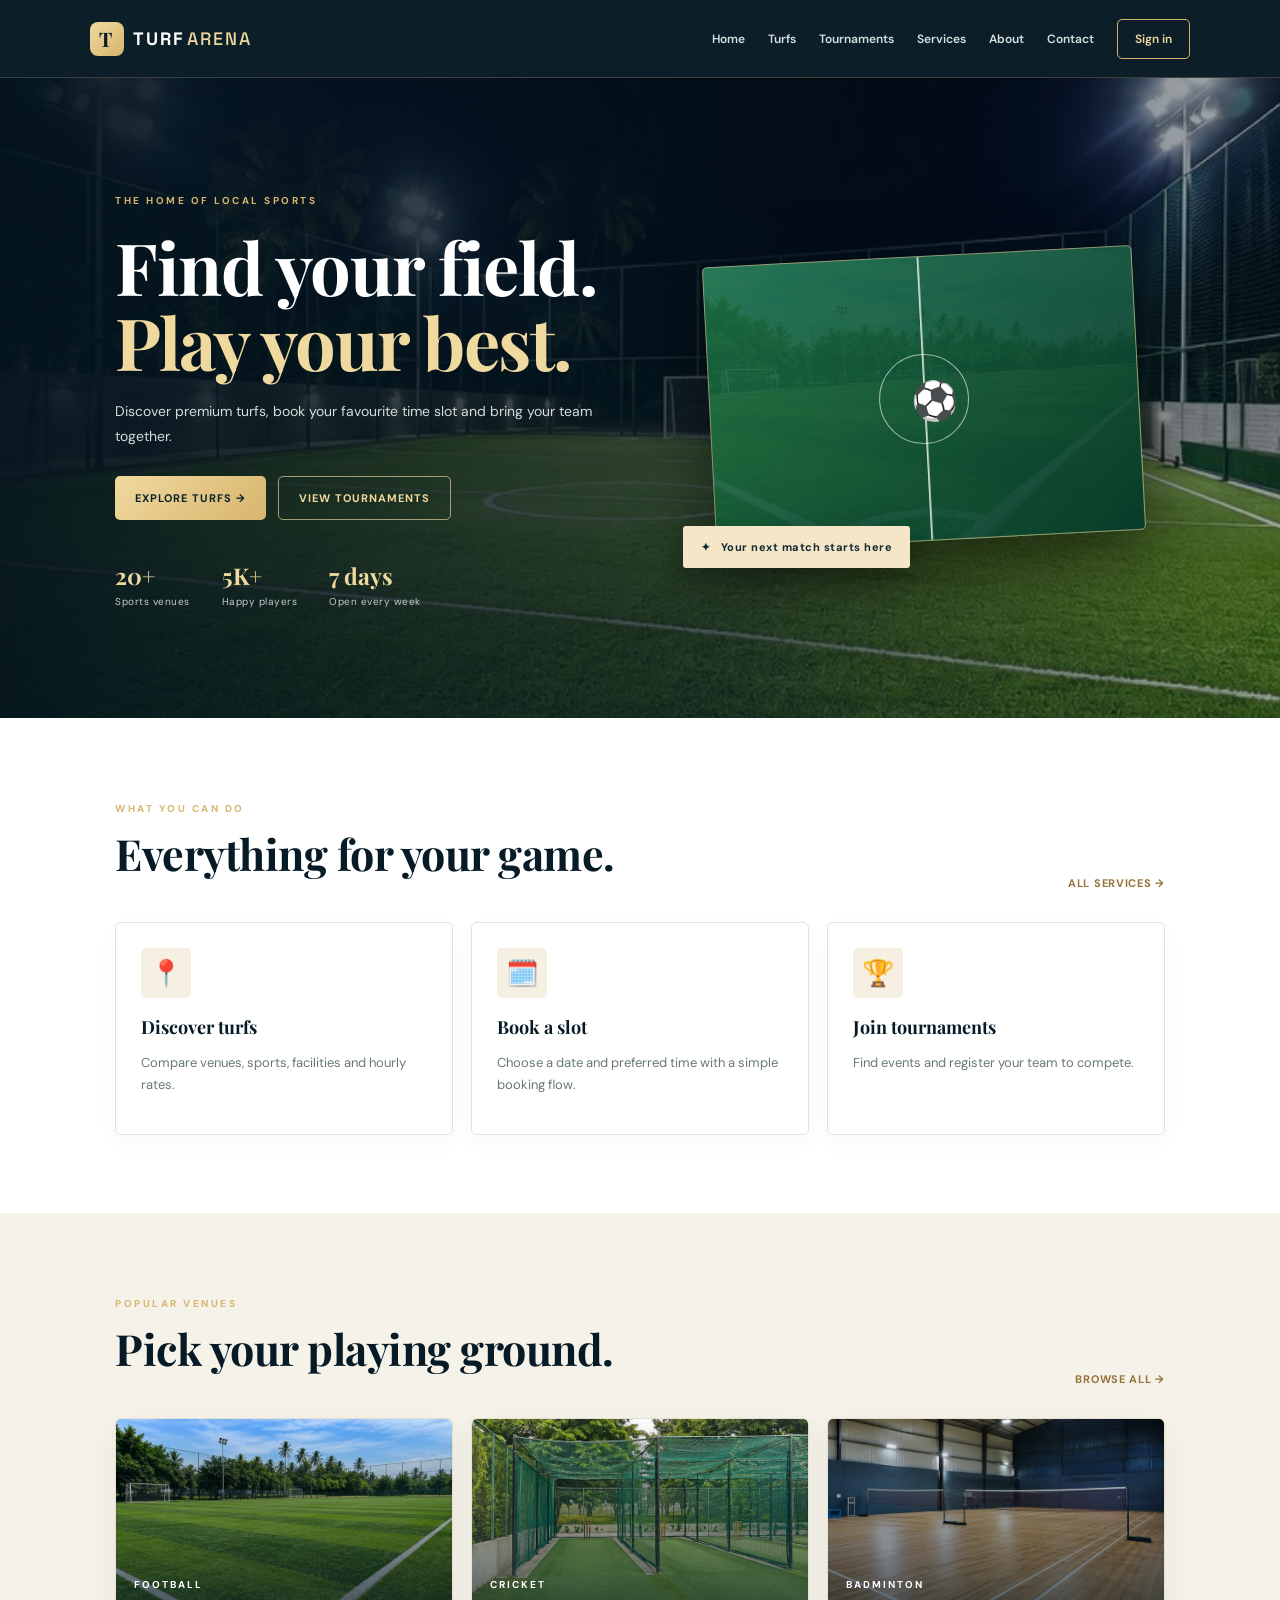
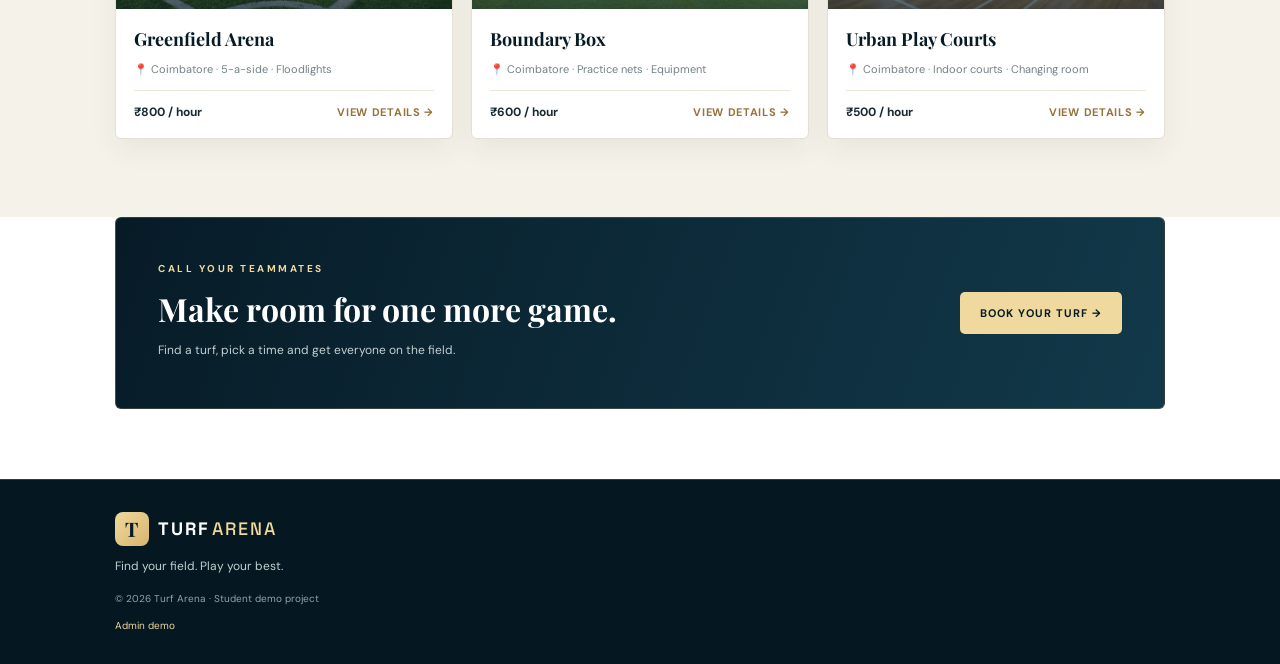
<file: index.html>
<!doctype html><html lang="en"><head><meta charset="utf-8"><meta name="viewport" content="width=device-width,initial-scale=1"><meta name="theme-color" content="#14281f"><title>Home | Turf Arena</title><link rel="stylesheet" href="css/style.css"></head><body><header class="topbar"><a class="logo" href="index.html"><span class="logo-mark">T</span>TURF<span class="logo-light">ARENA</span></a><button class="hamb" aria-label="Menu">☰</button><nav><a href="index.html">Home</a><a href="turfs.html">Turfs</a><a href="tournaments.html">Tournaments</a><a href="services.html">Services</a><a href="about.html">About</a><a href="contact.html">Contact</a><a class="nav-login" href="auth.html">Sign in</a></nav></header><main><section class="hero"><div class="hero-copy"><span class="eyebrow">THE HOME OF LOCAL SPORTS</span><h1>Find your field.<br><em>Play your best.</em></h1><p>Discover premium turfs, book your favourite time slot and bring your team together.</p><div class="actions"><a class="btn" href="turfs.html">Explore turfs →</a><a class="btn ghost" href="tournaments.html">View tournaments</a></div><div class="stats"><div><b>20+</b><small>Sports venues</small></div><div><b>5K+</b><small>Happy players</small></div><div><b>7 days</b><small>Open every week</small></div></div></div><div class="hero-visual"><div class="field"><div class="half"></div><div class="circle"></div><div class="ball">⚽</div></div><div class="float-note">✦ &nbsp; Your next match starts here</div></div></section><section class="section"><div class="section-head"><div><span class="eyebrow">WHAT YOU CAN DO</span><h2>Everything for your game.</h2></div><a class="link" href="services.html">All services →</a></div><div class="cards three"><article class="card"><div class="emoji">📍</div><h3>Discover turfs</h3><p>Compare venues, sports, facilities and hourly rates.</p></article><article class="card"><div class="emoji">🗓️</div><h3>Book a slot</h3><p>Choose a date and preferred time with a simple booking flow.</p></article><article class="card"><div class="emoji">🏆</div><h3>Join tournaments</h3><p>Find events and register your team to compete.</p></article></div></section><section class="section pale"><div class="section-head"><div><span class="eyebrow">POPULAR VENUES</span><h2>Pick your playing ground.</h2></div><a class="link" href="turfs.html">Browse all →</a></div><div class="cards three" id="featuredTurfs"></div></section><section class="banner"><div><span class="eyebrow">CALL YOUR TEAMMATES</span><h2>Make room for one more game.</h2><p>Find a turf, pick a time and get everyone on the field.</p></div><a class="btn light" href="booking.html">Book your turf →</a></section></main><footer><a class="logo" href="index.html"><span class="logo-mark">T</span>TURF<span class="logo-light">ARENA</span></a><p>Find your field. Play your best.</p><small>© 2026 Turf Arena · Student demo project</small><a class="admin-link" href="admin.html">Admin demo</a></footer><script src="js/app.js"></script></body></html>
</file>
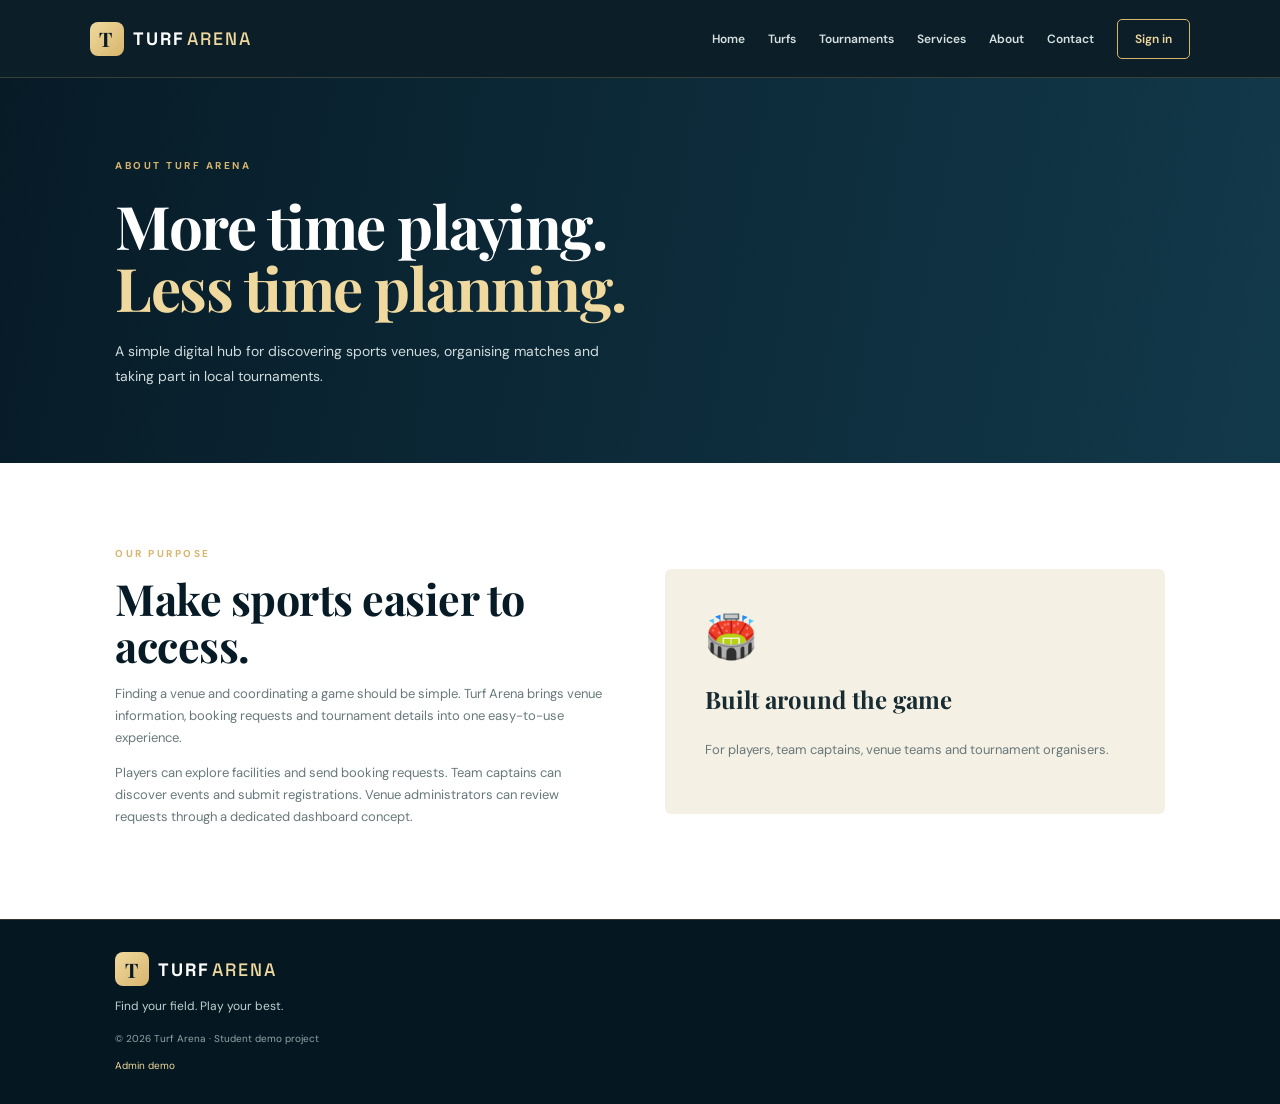
<file: about.html>
<!doctype html><html lang="en"><head><meta charset="utf-8"><meta name="viewport" content="width=device-width,initial-scale=1"><meta name="theme-color" content="#14281f"><title>About | Turf Arena</title><link rel="stylesheet" href="css/style.css"></head><body><header class="topbar"><a class="logo" href="index.html"><span class="logo-mark">T</span>TURF<span class="logo-light">ARENA</span></a><button class="hamb" aria-label="Menu">☰</button><nav><a href="index.html">Home</a><a href="turfs.html">Turfs</a><a href="tournaments.html">Tournaments</a><a href="services.html">Services</a><a href="about.html">About</a><a href="contact.html">Contact</a><a class="nav-login" href="auth.html">Sign in</a></nav></header><main><section class="page-hero"><span class="eyebrow">ABOUT TURF ARENA</span><h1>More time playing.<br><em>Less time planning.</em></h1><p>A simple digital hub for discovering sports venues, organising matches and taking part in local tournaments.</p></section><section class="section split"><div><span class="eyebrow">OUR PURPOSE</span><h2>Make sports easier to access.</h2><p>Finding a venue and coordinating a game should be simple. Turf Arena brings venue information, booking requests and tournament details into one easy-to-use experience.</p><p>Players can explore facilities and send booking requests. Team captains can discover events and submit registrations. Venue administrators can review requests through a dedicated dashboard concept.</p></div><div class="info-panel"><div class="emoji">🏟️</div><h3>Built around the game</h3><p>For players, team captains, venue teams and tournament organisers.</p></div></section></main><footer><a class="logo" href="index.html"><span class="logo-mark">T</span>TURF<span class="logo-light">ARENA</span></a><p>Find your field. Play your best.</p><small>© 2026 Turf Arena · Student demo project</small><a class="admin-link" href="admin.html">Admin demo</a></footer><script src="js/app.js"></script></body></html>
</file>
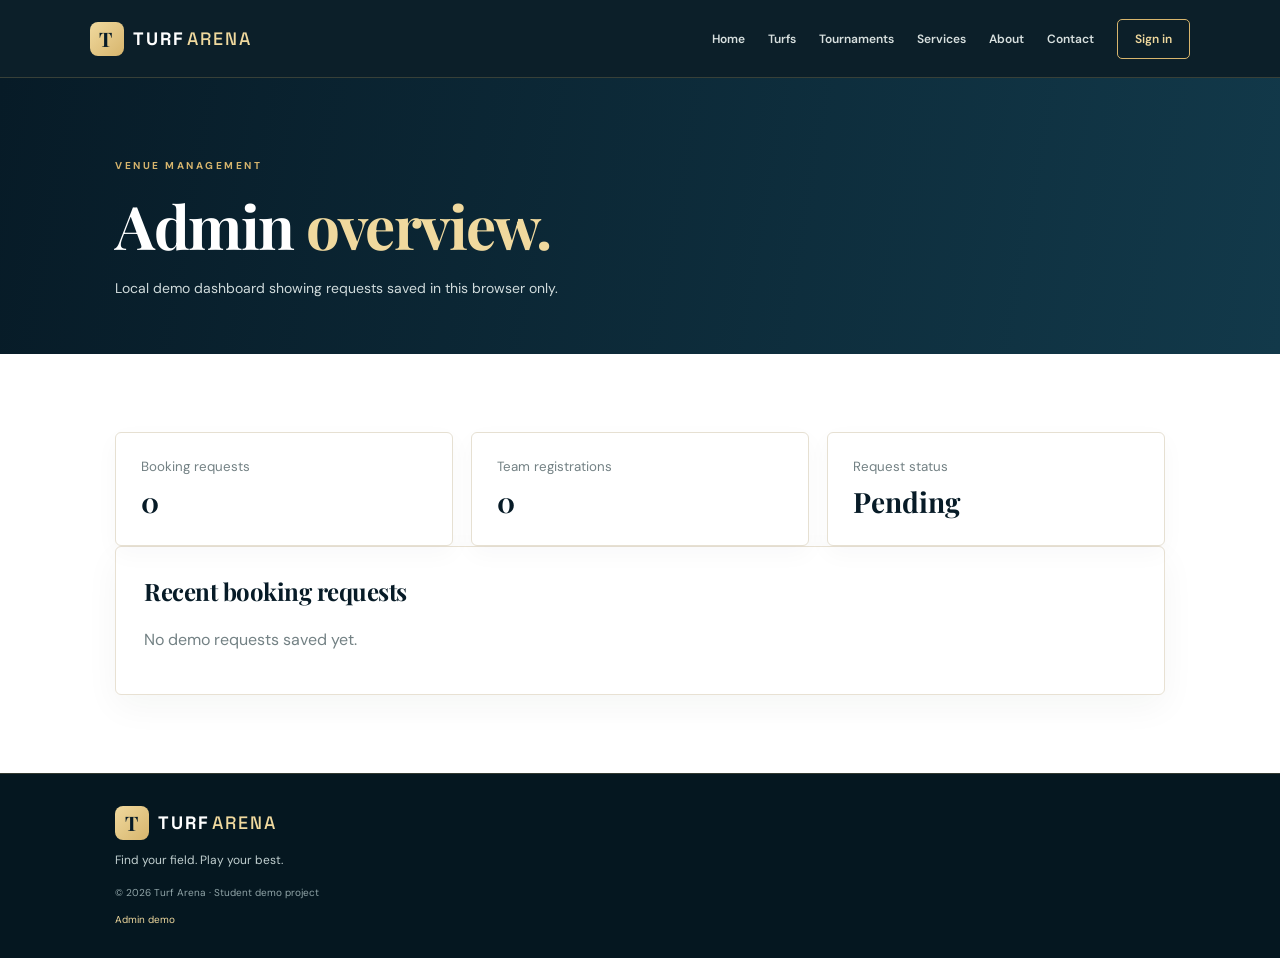
<file: admin.html>
<!doctype html><html lang="en"><head><meta charset="utf-8"><meta name="viewport" content="width=device-width,initial-scale=1"><meta name="theme-color" content="#14281f"><title>Admin dashboard | Turf Arena</title><link rel="stylesheet" href="css/style.css"></head><body><header class="topbar"><a class="logo" href="index.html"><span class="logo-mark">T</span>TURF<span class="logo-light">ARENA</span></a><button class="hamb" aria-label="Menu">☰</button><nav><a href="index.html">Home</a><a href="turfs.html">Turfs</a><a href="tournaments.html">Tournaments</a><a href="services.html">Services</a><a href="about.html">About</a><a href="contact.html">Contact</a><a class="nav-login" href="auth.html">Sign in</a></nav></header><main><section class="page-hero compact"><span class="eyebrow">VENUE MANAGEMENT</span><h1>Admin <em>overview.</em></h1><p>Local demo dashboard showing requests saved in this browser only.</p></section><section class="section"><div class="cards three"><div class="metric"><small>Booking requests</small><b id="adminCount">0</b></div><div class="metric"><small>Team registrations</small><b>0</b></div><div class="metric"><small>Request status</small><b>Pending</b></div></div><div class="form-card"><h2>Recent booking requests</h2><div id="adminBookings"></div></div></section></main><footer><a class="logo" href="index.html"><span class="logo-mark">T</span>TURF<span class="logo-light">ARENA</span></a><p>Find your field. Play your best.</p><small>© 2026 Turf Arena · Student demo project</small><a class="admin-link" href="admin.html">Admin demo</a></footer><script src="js/app.js"></script></body></html>
</file>
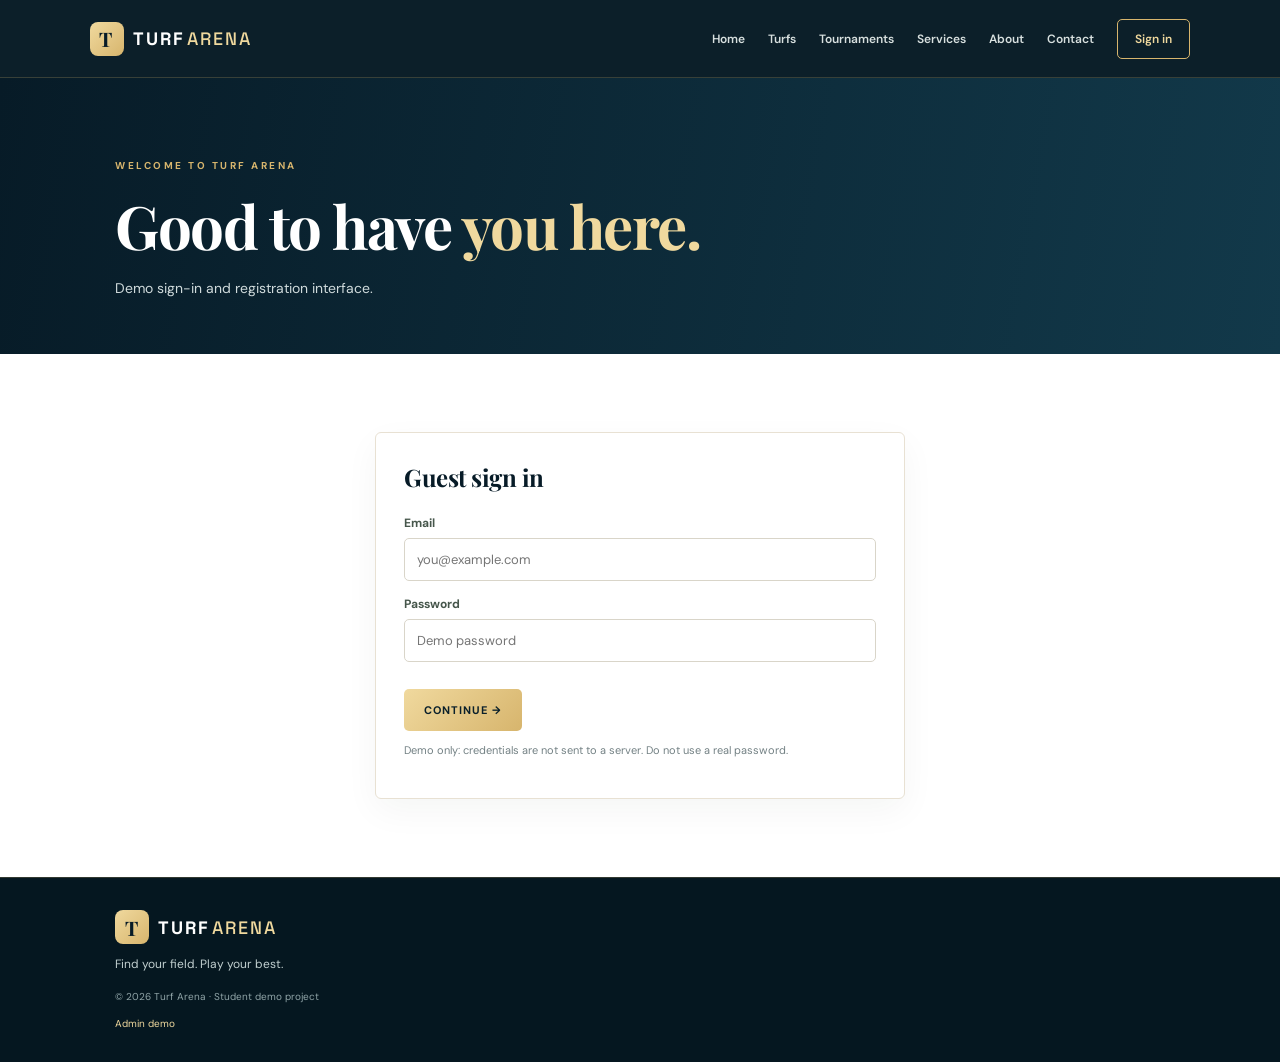
<file: auth.html>
<!doctype html><html lang="en"><head><meta charset="utf-8"><meta name="viewport" content="width=device-width,initial-scale=1"><meta name="theme-color" content="#14281f"><title>Sign in | Turf Arena</title><link rel="stylesheet" href="css/style.css"></head><body><header class="topbar"><a class="logo" href="index.html"><span class="logo-mark">T</span>TURF<span class="logo-light">ARENA</span></a><button class="hamb" aria-label="Menu">☰</button><nav><a href="index.html">Home</a><a href="turfs.html">Turfs</a><a href="tournaments.html">Tournaments</a><a href="services.html">Services</a><a href="about.html">About</a><a href="contact.html">Contact</a><a class="nav-login" href="auth.html">Sign in</a></nav></header><main><section class="page-hero compact"><span class="eyebrow">WELCOME TO TURF ARENA</span><h1>Good to have <em>you here.</em></h1><p>Demo sign-in and registration interface.</p></section><section class="section form-wrap"><form class="form-card" id="authForm"><h2>Guest sign in</h2><label>Email<input name="email" type="email" required placeholder="you@example.com"></label><label>Password<input name="password" type="password" required minlength="4" placeholder="Demo password"></label><button class="btn">Continue →</button><p class="muted small">Demo only: credentials are not sent to a server. Do not use a real password.</p></form></section></main><footer><a class="logo" href="index.html"><span class="logo-mark">T</span>TURF<span class="logo-light">ARENA</span></a><p>Find your field. Play your best.</p><small>© 2026 Turf Arena · Student demo project</small><a class="admin-link" href="admin.html">Admin demo</a></footer><script src="js/app.js"></script></body></html>
</file>
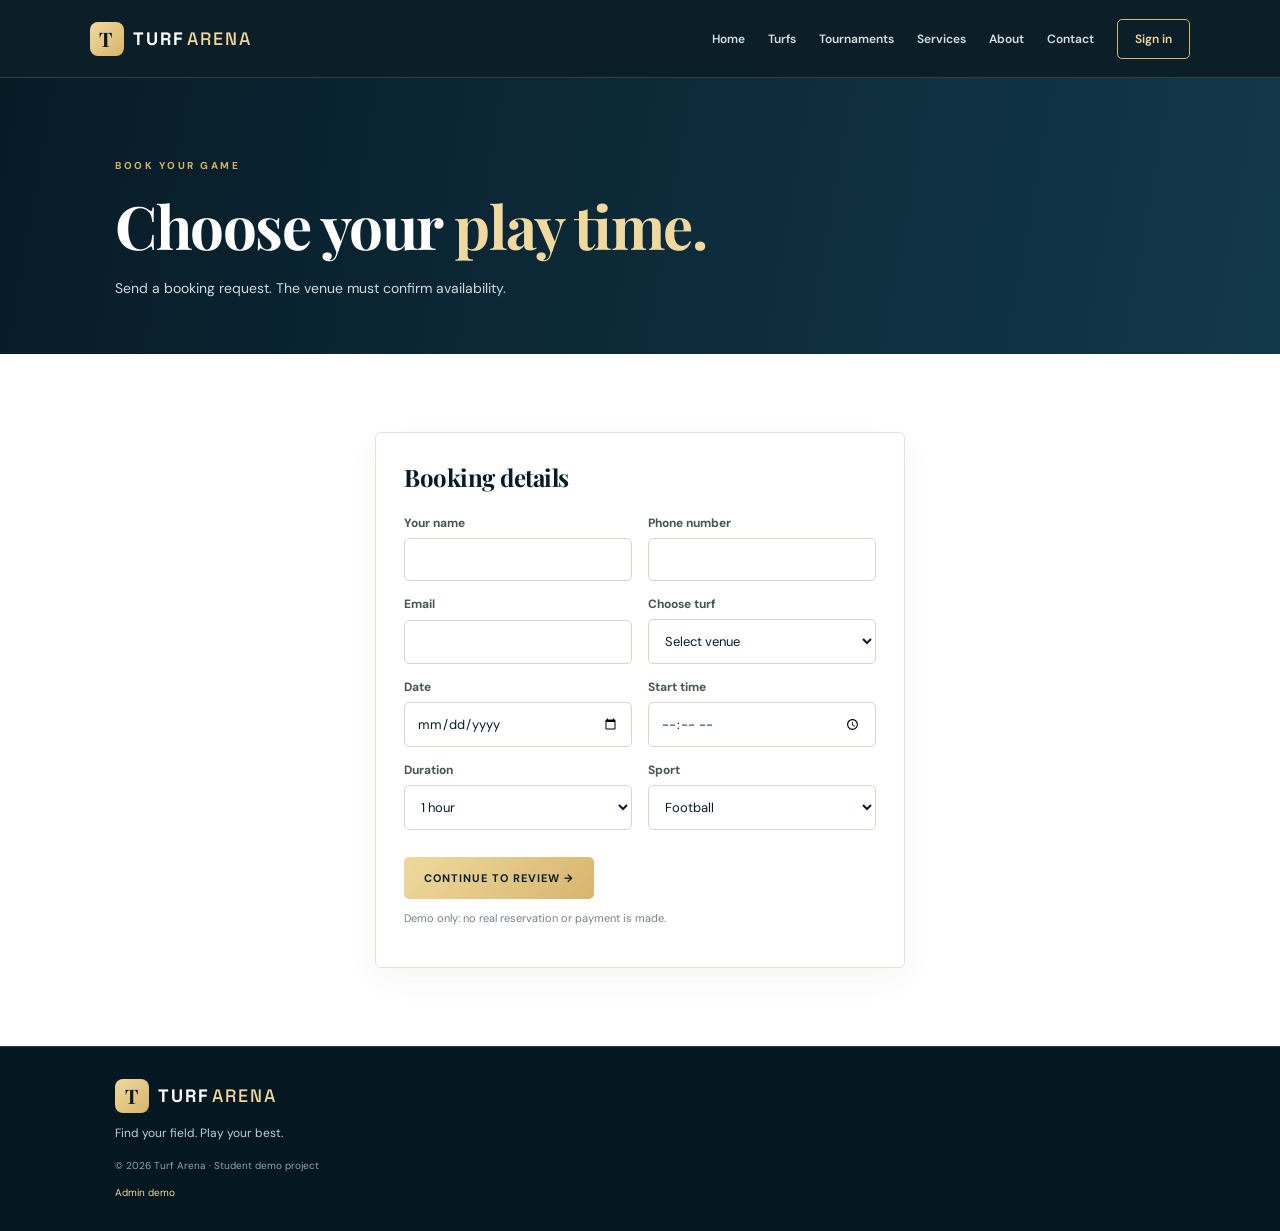
<file: booking.html>
<!doctype html><html lang="en"><head><meta charset="utf-8"><meta name="viewport" content="width=device-width,initial-scale=1"><meta name="theme-color" content="#14281f"><title>Booking | Turf Arena</title><link rel="stylesheet" href="css/style.css"></head><body><header class="topbar"><a class="logo" href="index.html"><span class="logo-mark">T</span>TURF<span class="logo-light">ARENA</span></a><button class="hamb" aria-label="Menu">☰</button><nav><a href="index.html">Home</a><a href="turfs.html">Turfs</a><a href="tournaments.html">Tournaments</a><a href="services.html">Services</a><a href="about.html">About</a><a href="contact.html">Contact</a><a class="nav-login" href="auth.html">Sign in</a></nav></header><main><section class="page-hero compact"><span class="eyebrow">BOOK YOUR GAME</span><h1>Choose your <em>play time.</em></h1><p>Send a booking request. The venue must confirm availability.</p></section><section class="section form-wrap"><form class="form-card" id="bookingForm"><h2>Booking details</h2><div class="form-grid"><label>Your name<input name="name" required></label><label>Phone number<input name="phone" required inputmode="tel"></label><label>Email<input name="email" type="email" required></label><label>Choose turf<select name="turf" required><option value="">Select venue</option><option>Greenfield Arena</option><option>Boundary Box</option><option>Urban Play Courts</option></select></label><label>Date<input name="date" type="date" required id="bookDate"></label><label>Start time<input name="time" type="time" required></label><label>Duration<select name="duration"><option>1 hour</option><option>2 hours</option><option>3 hours</option></select></label><label>Sport<select name="sport"><option>Football</option><option>Cricket</option><option>Badminton</option></select></label></div><button class="btn" type="submit">Continue to review →</button><p class="muted small">Demo only: no real reservation or payment is made.</p></form></section></main><footer><a class="logo" href="index.html"><span class="logo-mark">T</span>TURF<span class="logo-light">ARENA</span></a><p>Find your field. Play your best.</p><small>© 2026 Turf Arena · Student demo project</small><a class="admin-link" href="admin.html">Admin demo</a></footer><script src="js/app.js"></script></body></html>
</file>
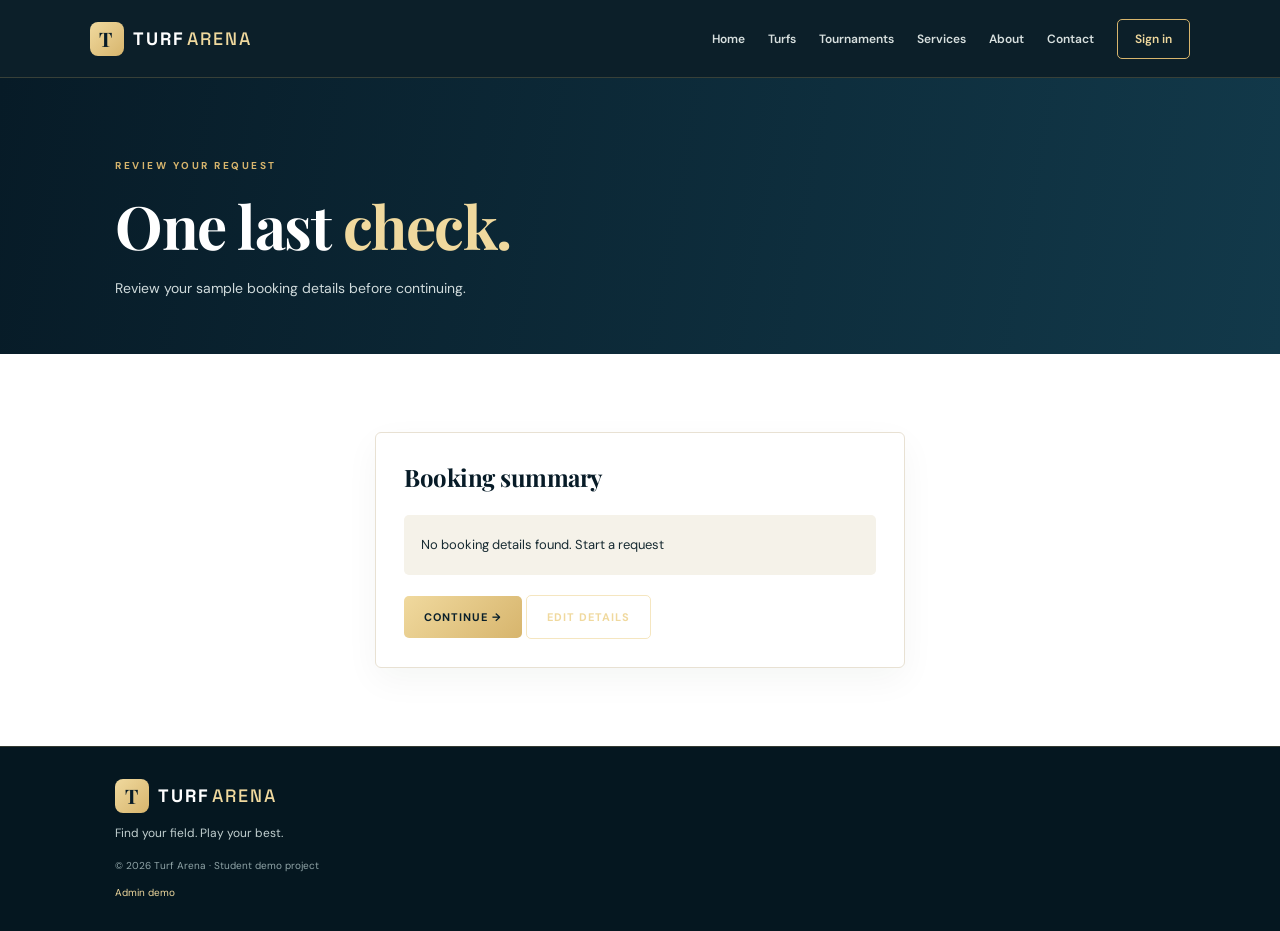
<file: checkout.html>
<!doctype html><html lang="en"><head><meta charset="utf-8"><meta name="viewport" content="width=device-width,initial-scale=1"><meta name="theme-color" content="#14281f"><title>Review booking | Turf Arena</title><link rel="stylesheet" href="css/style.css"></head><body><header class="topbar"><a class="logo" href="index.html"><span class="logo-mark">T</span>TURF<span class="logo-light">ARENA</span></a><button class="hamb" aria-label="Menu">☰</button><nav><a href="index.html">Home</a><a href="turfs.html">Turfs</a><a href="tournaments.html">Tournaments</a><a href="services.html">Services</a><a href="about.html">About</a><a href="contact.html">Contact</a><a class="nav-login" href="auth.html">Sign in</a></nav></header><main><section class="page-hero compact"><span class="eyebrow">REVIEW YOUR REQUEST</span><h1>One last <em>check.</em></h1><p>Review your sample booking details before continuing.</p></section><section class="section form-wrap"><div class="form-card"><h2>Booking summary</h2><div id="checkoutSummary" class="summary"></div><a class="btn" href="payment.html">Continue →</a> <a class="btn ghost" href="booking.html">Edit details</a></div></section></main><footer><a class="logo" href="index.html"><span class="logo-mark">T</span>TURF<span class="logo-light">ARENA</span></a><p>Find your field. Play your best.</p><small>© 2026 Turf Arena · Student demo project</small><a class="admin-link" href="admin.html">Admin demo</a></footer><script src="js/app.js"></script></body></html>
</file>
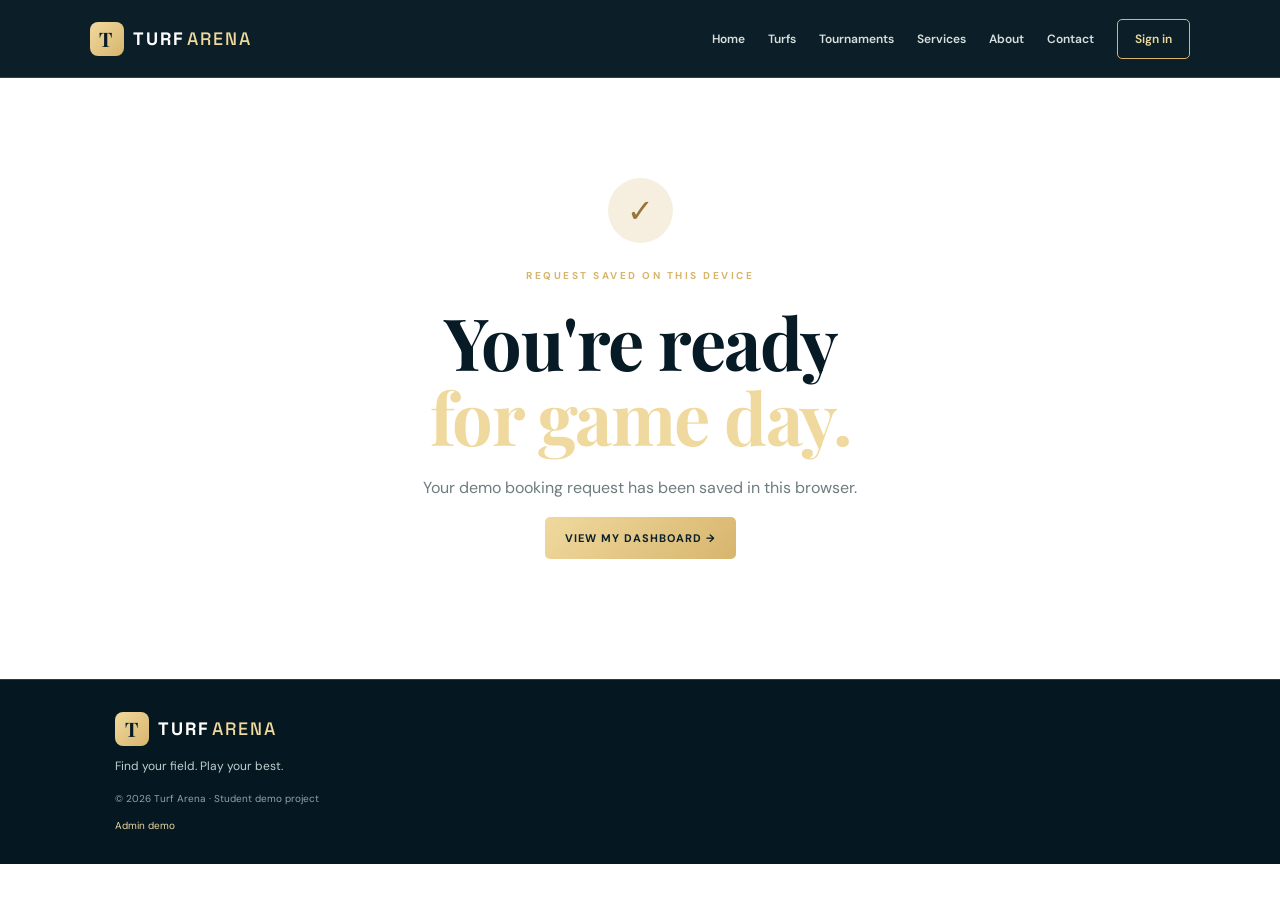
<file: confirmation.html>
<!doctype html><html lang="en"><head><meta charset="utf-8"><meta name="viewport" content="width=device-width,initial-scale=1"><meta name="theme-color" content="#14281f"><title>Confirmation | Turf Arena</title><link rel="stylesheet" href="css/style.css"></head><body><header class="topbar"><a class="logo" href="index.html"><span class="logo-mark">T</span>TURF<span class="logo-light">ARENA</span></a><button class="hamb" aria-label="Menu">☰</button><nav><a href="index.html">Home</a><a href="turfs.html">Turfs</a><a href="tournaments.html">Tournaments</a><a href="services.html">Services</a><a href="about.html">About</a><a href="contact.html">Contact</a><a class="nav-login" href="auth.html">Sign in</a></nav></header><main><section class="section confirm"><div class="success">✓</div><span class="eyebrow">REQUEST SAVED ON THIS DEVICE</span><h1>You're ready<br><em>for game day.</em></h1><p id="confirmationText">Your demo booking request has been saved in this browser.</p><a class="btn" href="dashboard.html">View my dashboard →</a></section></main><footer><a class="logo" href="index.html"><span class="logo-mark">T</span>TURF<span class="logo-light">ARENA</span></a><p>Find your field. Play your best.</p><small>© 2026 Turf Arena · Student demo project</small><a class="admin-link" href="admin.html">Admin demo</a></footer><script src="js/app.js"></script></body></html>
</file>
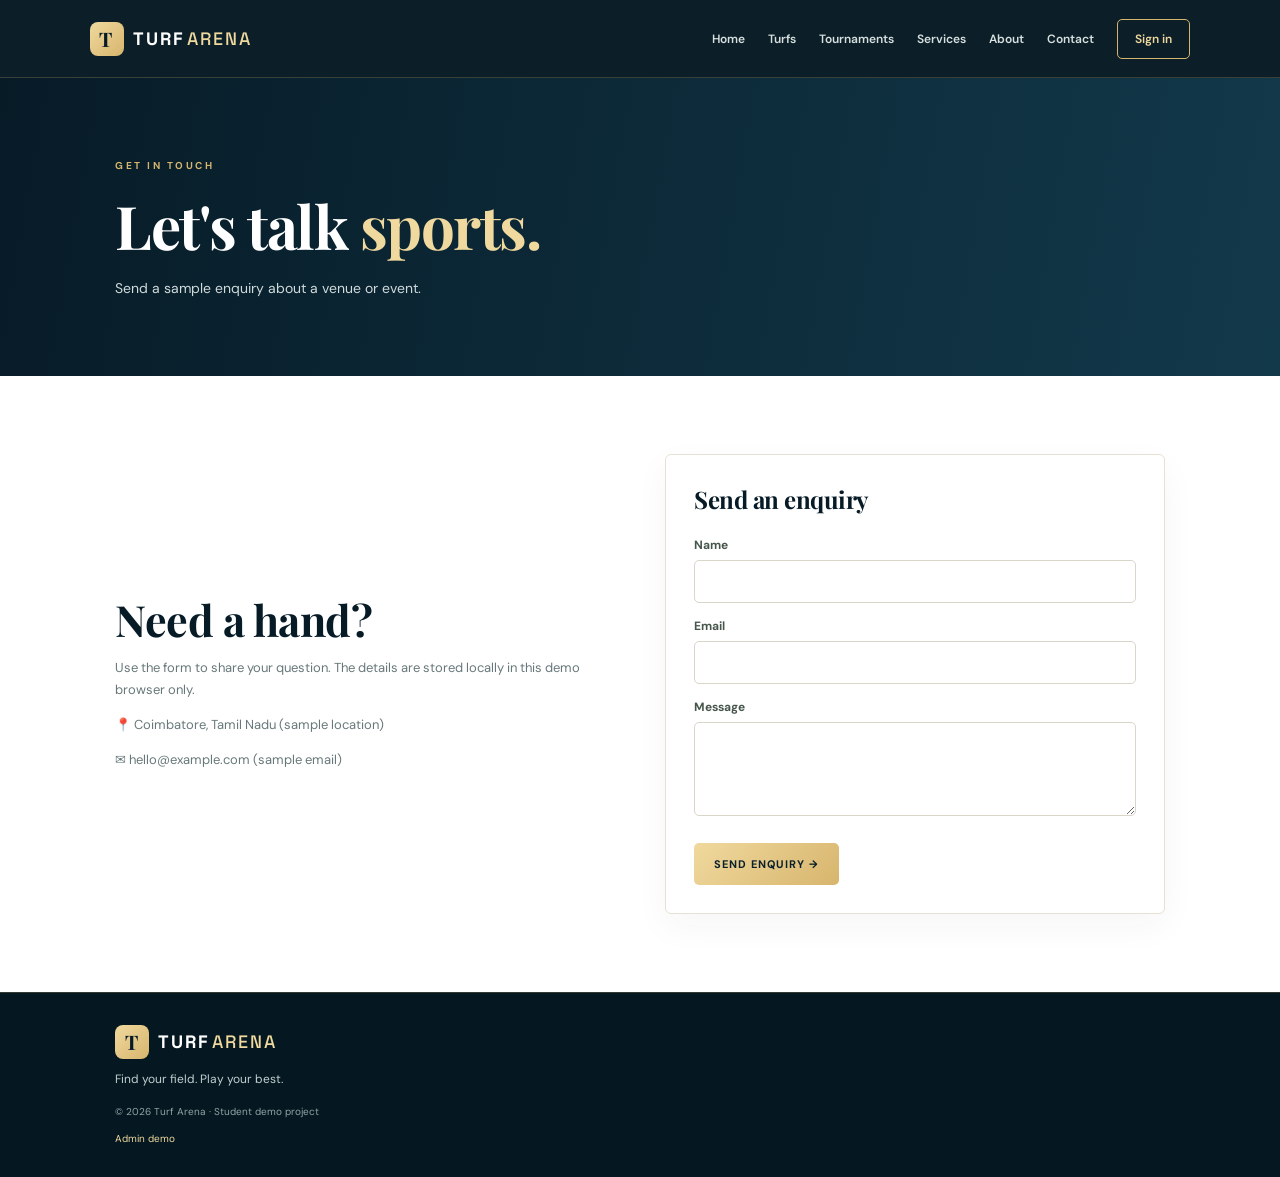
<file: contact.html>
<!doctype html><html lang="en"><head><meta charset="utf-8"><meta name="viewport" content="width=device-width,initial-scale=1"><meta name="theme-color" content="#14281f"><title>Contact | Turf Arena</title><link rel="stylesheet" href="css/style.css"></head><body><header class="topbar"><a class="logo" href="index.html"><span class="logo-mark">T</span>TURF<span class="logo-light">ARENA</span></a><button class="hamb" aria-label="Menu">☰</button><nav><a href="index.html">Home</a><a href="turfs.html">Turfs</a><a href="tournaments.html">Tournaments</a><a href="services.html">Services</a><a href="about.html">About</a><a href="contact.html">Contact</a><a class="nav-login" href="auth.html">Sign in</a></nav></header><main><section class="page-hero"><span class="eyebrow">GET IN TOUCH</span><h1>Let's talk <em>sports.</em></h1><p>Send a sample enquiry about a venue or event.</p></section><section class="section split"><div><h2>Need a hand?</h2><p>Use the form to share your question. The details are stored locally in this demo browser only.</p><p>📍 Coimbatore, Tamil Nadu (sample location)</p><p>✉ hello@example.com (sample email)</p></div><form class="form-card" id="contactForm"><h2>Send an enquiry</h2><label>Name<input name="name" required></label><label>Email<input name="email" type="email" required></label><label>Message<textarea name="message" rows="4" required></textarea></label><button class="btn">Send enquiry →</button></form></section></main><footer><a class="logo" href="index.html"><span class="logo-mark">T</span>TURF<span class="logo-light">ARENA</span></a><p>Find your field. Play your best.</p><small>© 2026 Turf Arena · Student demo project</small><a class="admin-link" href="admin.html">Admin demo</a></footer><script src="js/app.js"></script></body></html>
</file>
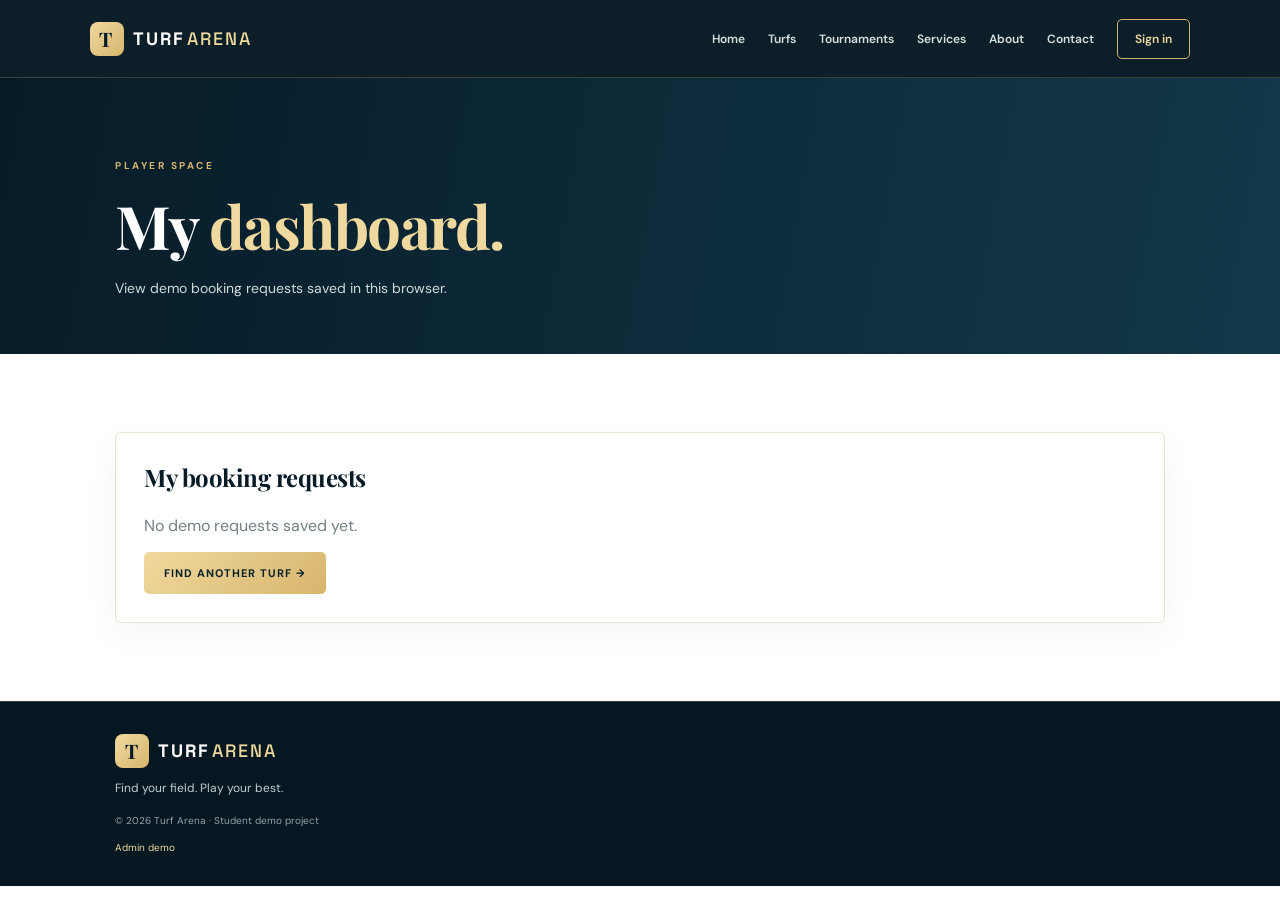
<file: dashboard.html>
<!doctype html><html lang="en"><head><meta charset="utf-8"><meta name="viewport" content="width=device-width,initial-scale=1"><meta name="theme-color" content="#14281f"><title>My dashboard | Turf Arena</title><link rel="stylesheet" href="css/style.css"></head><body><header class="topbar"><a class="logo" href="index.html"><span class="logo-mark">T</span>TURF<span class="logo-light">ARENA</span></a><button class="hamb" aria-label="Menu">☰</button><nav><a href="index.html">Home</a><a href="turfs.html">Turfs</a><a href="tournaments.html">Tournaments</a><a href="services.html">Services</a><a href="about.html">About</a><a href="contact.html">Contact</a><a class="nav-login" href="auth.html">Sign in</a></nav></header><main><section class="page-hero compact"><span class="eyebrow">PLAYER SPACE</span><h1>My <em>dashboard.</em></h1><p>View demo booking requests saved in this browser.</p></section><section class="section"><div class="form-card"><h2>My booking requests</h2><div id="myBookings"></div><a class="btn" href="turfs.html">Find another turf →</a></div></section></main><footer><a class="logo" href="index.html"><span class="logo-mark">T</span>TURF<span class="logo-light">ARENA</span></a><p>Find your field. Play your best.</p><small>© 2026 Turf Arena · Student demo project</small><a class="admin-link" href="admin.html">Admin demo</a></footer><script src="js/app.js"></script></body></html>
</file>
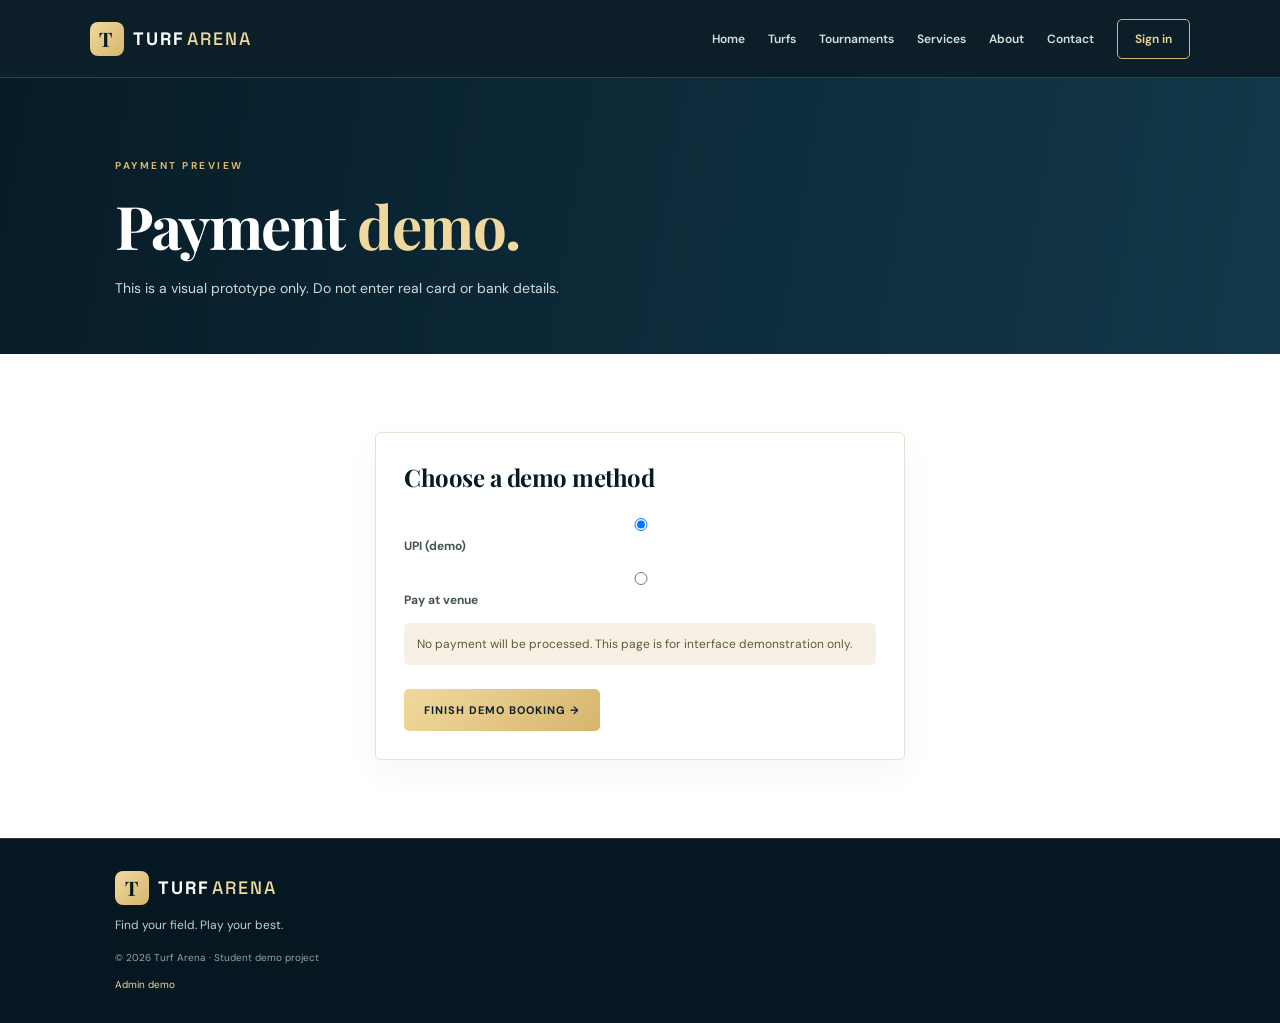
<file: payment.html>
<!doctype html><html lang="en"><head><meta charset="utf-8"><meta name="viewport" content="width=device-width,initial-scale=1"><meta name="theme-color" content="#14281f"><title>Payment demo | Turf Arena</title><link rel="stylesheet" href="css/style.css"></head><body><header class="topbar"><a class="logo" href="index.html"><span class="logo-mark">T</span>TURF<span class="logo-light">ARENA</span></a><button class="hamb" aria-label="Menu">☰</button><nav><a href="index.html">Home</a><a href="turfs.html">Turfs</a><a href="tournaments.html">Tournaments</a><a href="services.html">Services</a><a href="about.html">About</a><a href="contact.html">Contact</a><a class="nav-login" href="auth.html">Sign in</a></nav></header><main><section class="page-hero compact"><span class="eyebrow">PAYMENT PREVIEW</span><h1>Payment <em>demo.</em></h1><p>This is a visual prototype only. Do not enter real card or bank details.</p></section><section class="section form-wrap"><form class="form-card" id="paymentForm"><h2>Choose a demo method</h2><label><input type="radio" name="method" value="UPI demo" checked> UPI (demo)</label><label><input type="radio" name="method" value="Pay at venue"> Pay at venue</label><p class="notice">No payment will be processed. This page is for interface demonstration only.</p><button class="btn">Finish demo booking →</button></form></section></main><footer><a class="logo" href="index.html"><span class="logo-mark">T</span>TURF<span class="logo-light">ARENA</span></a><p>Find your field. Play your best.</p><small>© 2026 Turf Arena · Student demo project</small><a class="admin-link" href="admin.html">Admin demo</a></footer><script src="js/app.js"></script></body></html>
</file>
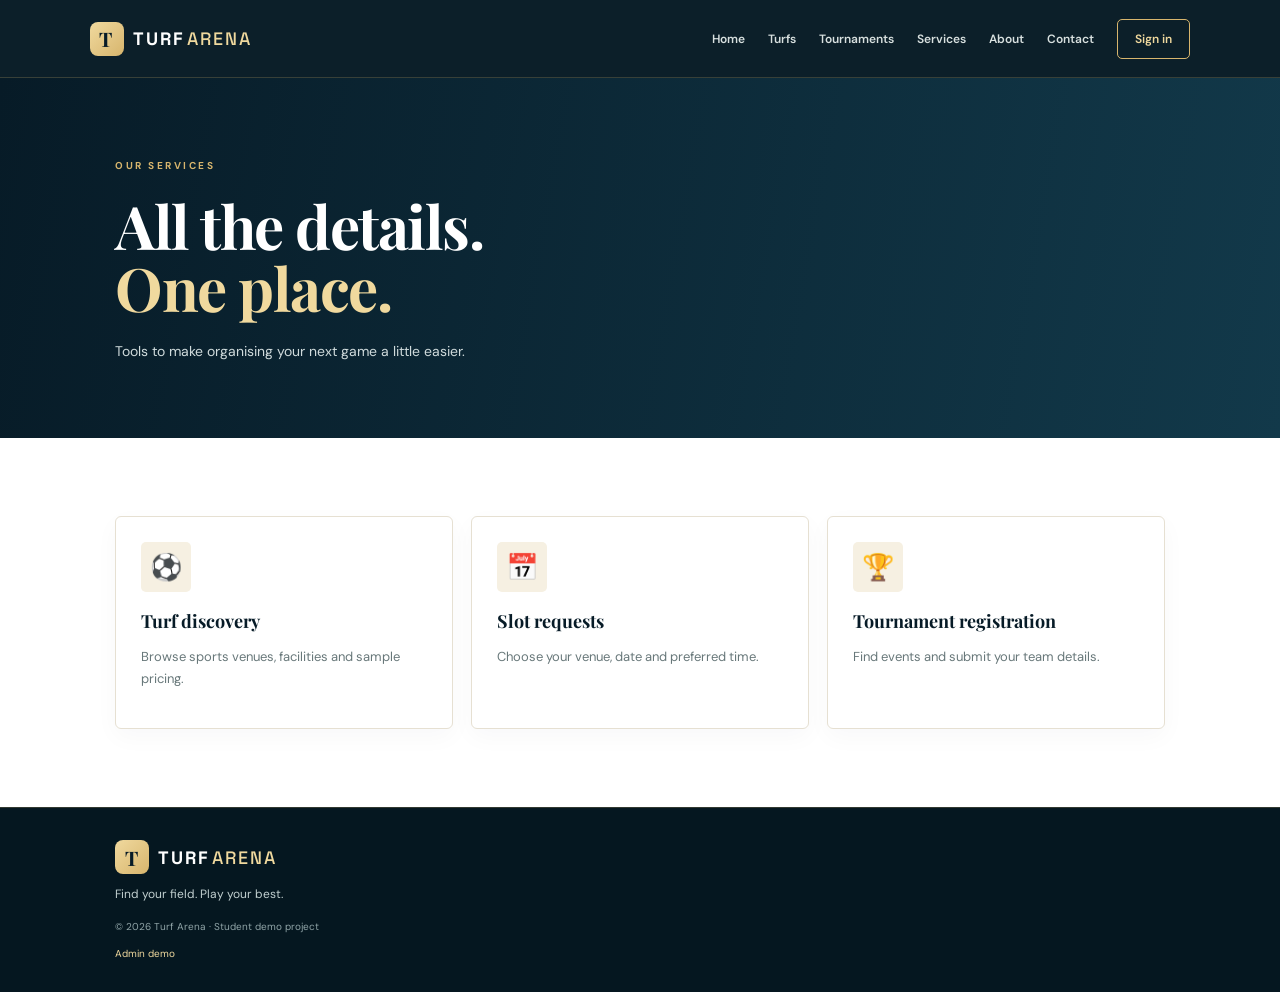
<file: services.html>
<!doctype html><html lang="en"><head><meta charset="utf-8"><meta name="viewport" content="width=device-width,initial-scale=1"><meta name="theme-color" content="#14281f"><title>Services | Turf Arena</title><link rel="stylesheet" href="css/style.css"></head><body><header class="topbar"><a class="logo" href="index.html"><span class="logo-mark">T</span>TURF<span class="logo-light">ARENA</span></a><button class="hamb" aria-label="Menu">☰</button><nav><a href="index.html">Home</a><a href="turfs.html">Turfs</a><a href="tournaments.html">Tournaments</a><a href="services.html">Services</a><a href="about.html">About</a><a href="contact.html">Contact</a><a class="nav-login" href="auth.html">Sign in</a></nav></header><main><section class="page-hero"><span class="eyebrow">OUR SERVICES</span><h1>All the details.<br><em>One place.</em></h1><p>Tools to make organising your next game a little easier.</p></section><section class="section"><div class="cards three"><article class="card"><div class="emoji">⚽</div><h3>Turf discovery</h3><p>Browse sports venues, facilities and sample pricing.</p></article><article class="card"><div class="emoji">📅</div><h3>Slot requests</h3><p>Choose your venue, date and preferred time.</p></article><article class="card"><div class="emoji">🏆</div><h3>Tournament registration</h3><p>Find events and submit your team details.</p></article></div></section></main><footer><a class="logo" href="index.html"><span class="logo-mark">T</span>TURF<span class="logo-light">ARENA</span></a><p>Find your field. Play your best.</p><small>© 2026 Turf Arena · Student demo project</small><a class="admin-link" href="admin.html">Admin demo</a></footer><script src="js/app.js"></script></body></html>
</file>
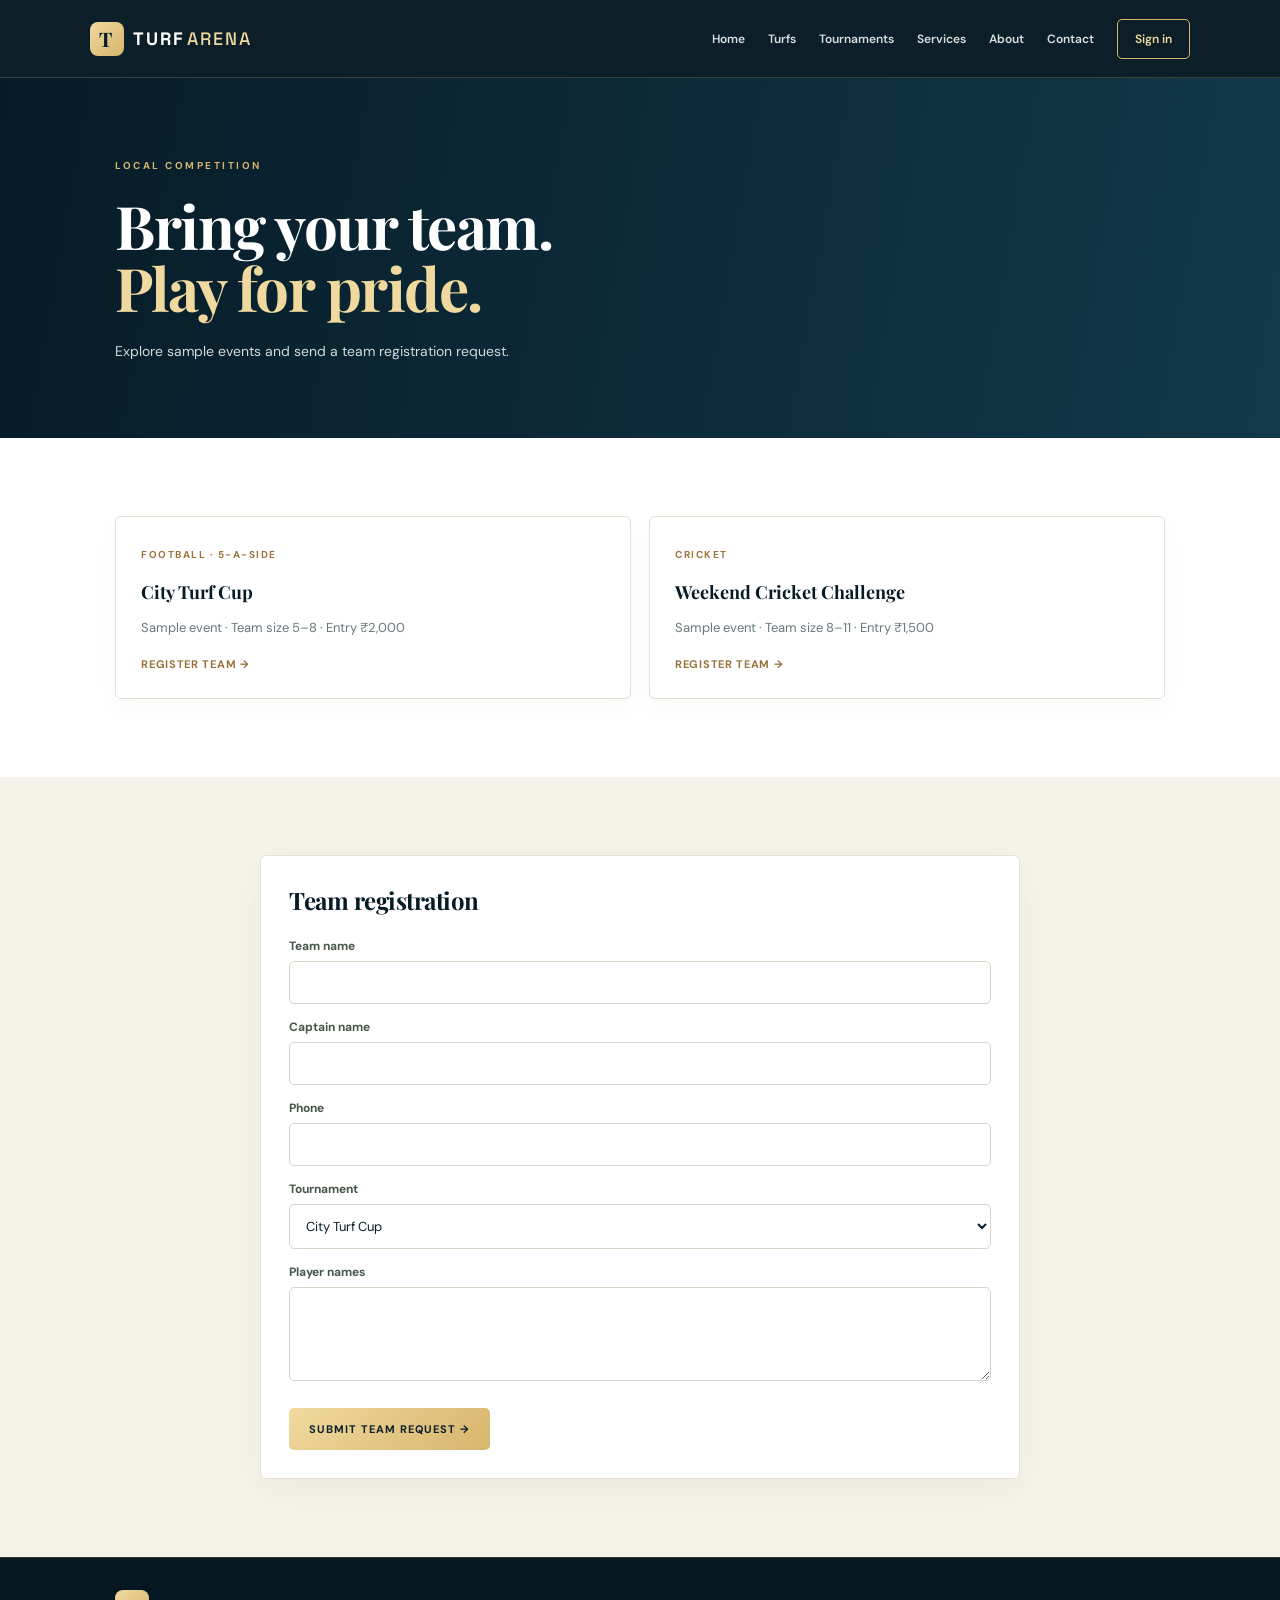
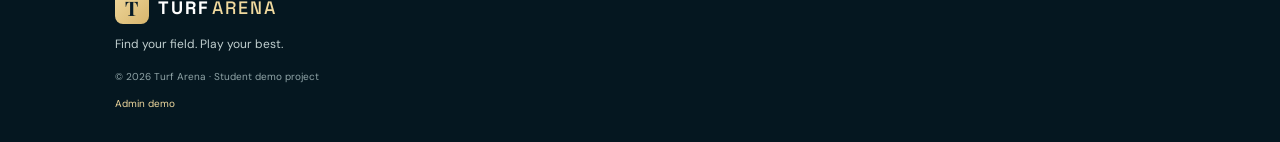
<file: tournaments.html>
<!doctype html><html lang="en"><head><meta charset="utf-8"><meta name="viewport" content="width=device-width,initial-scale=1"><meta name="theme-color" content="#14281f"><title>Tournaments | Turf Arena</title><link rel="stylesheet" href="css/style.css"></head><body><header class="topbar"><a class="logo" href="index.html"><span class="logo-mark">T</span>TURF<span class="logo-light">ARENA</span></a><button class="hamb" aria-label="Menu">☰</button><nav><a href="index.html">Home</a><a href="turfs.html">Turfs</a><a href="tournaments.html">Tournaments</a><a href="services.html">Services</a><a href="about.html">About</a><a href="contact.html">Contact</a><a class="nav-login" href="auth.html">Sign in</a></nav></header><main><section class="page-hero"><span class="eyebrow">LOCAL COMPETITION</span><h1>Bring your team.<br><em>Play for pride.</em></h1><p>Explore sample events and send a team registration request.</p></section><section class="section"><div class="cards two"><article class="event"><span class="tag">FOOTBALL · 5-A-SIDE</span><h3>City Turf Cup</h3><p>Sample event · Team size 5–8 · Entry ₹2,000</p><a class="link" href="#register">Register team →</a></article><article class="event"><span class="tag">CRICKET</span><h3>Weekend Cricket Challenge</h3><p>Sample event · Team size 8–11 · Entry ₹1,500</p><a class="link" href="#register">Register team →</a></article></div></section><section class="section pale" id="register"><div class="form-wrap"><form class="form-card" id="teamForm"><h2>Team registration</h2><label>Team name<input name="team" required></label><label>Captain name<input name="captain" required></label><label>Phone<input name="phone" required></label><label>Tournament<select name="event"><option>City Turf Cup</option><option>Weekend Cricket Challenge</option></select></label><label>Player names<textarea name="players" required rows="4"></textarea></label><button class="btn">Submit team request →</button></form></div></section></main><footer><a class="logo" href="index.html"><span class="logo-mark">T</span>TURF<span class="logo-light">ARENA</span></a><p>Find your field. Play your best.</p><small>© 2026 Turf Arena · Student demo project</small><a class="admin-link" href="admin.html">Admin demo</a></footer><script src="js/app.js"></script></body></html>
</file>
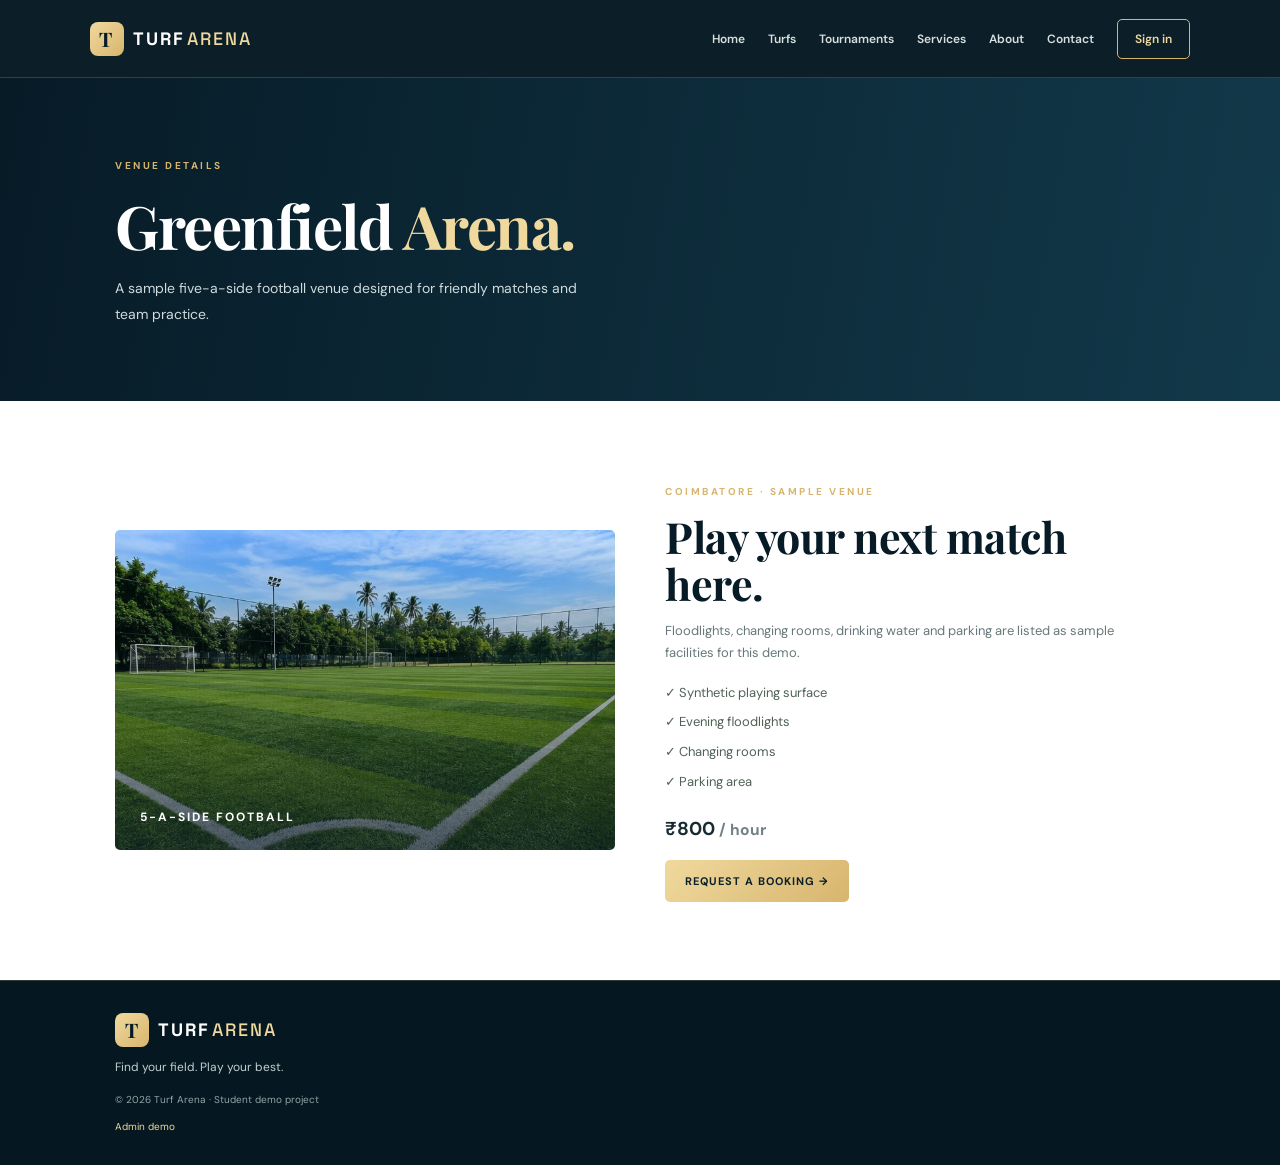
<file: turf-details.html>
<!doctype html><html lang="en"><head><meta charset="utf-8"><meta name="viewport" content="width=device-width,initial-scale=1"><meta name="theme-color" content="#14281f"><title>Turf details | Turf Arena</title><link rel="stylesheet" href="css/style.css"></head><body><header class="topbar"><a class="logo" href="index.html"><span class="logo-mark">T</span>TURF<span class="logo-light">ARENA</span></a><button class="hamb" aria-label="Menu">☰</button><nav><a href="index.html">Home</a><a href="turfs.html">Turfs</a><a href="tournaments.html">Tournaments</a><a href="services.html">Services</a><a href="about.html">About</a><a href="contact.html">Contact</a><a class="nav-login" href="auth.html">Sign in</a></nav></header><main><section class="page-hero"><span class="eyebrow">VENUE DETAILS</span><h1>Greenfield <em>Arena.</em></h1><p>A sample five-a-side football venue designed for friendly matches and team practice.</p></section><section class="section split"><div class="venue-art art-green"><span>5-A-SIDE FOOTBALL</span></div><div><span class="eyebrow">COIMBATORE · SAMPLE VENUE</span><h2>Play your next match here.</h2><p>Floodlights, changing rooms, drinking water and parking are listed as sample facilities for this demo.</p><ul class="checks"><li>✓ Synthetic playing surface</li><li>✓ Evening floodlights</li><li>✓ Changing rooms</li><li>✓ Parking area</li></ul><h3>₹800 <small class="muted">/ hour</small></h3><a class="btn" href="booking.html">Request a booking →</a></div></section></main><footer><a class="logo" href="index.html"><span class="logo-mark">T</span>TURF<span class="logo-light">ARENA</span></a><p>Find your field. Play your best.</p><small>© 2026 Turf Arena · Student demo project</small><a class="admin-link" href="admin.html">Admin demo</a></footer><script src="js/app.js"></script></body></html>
</file>
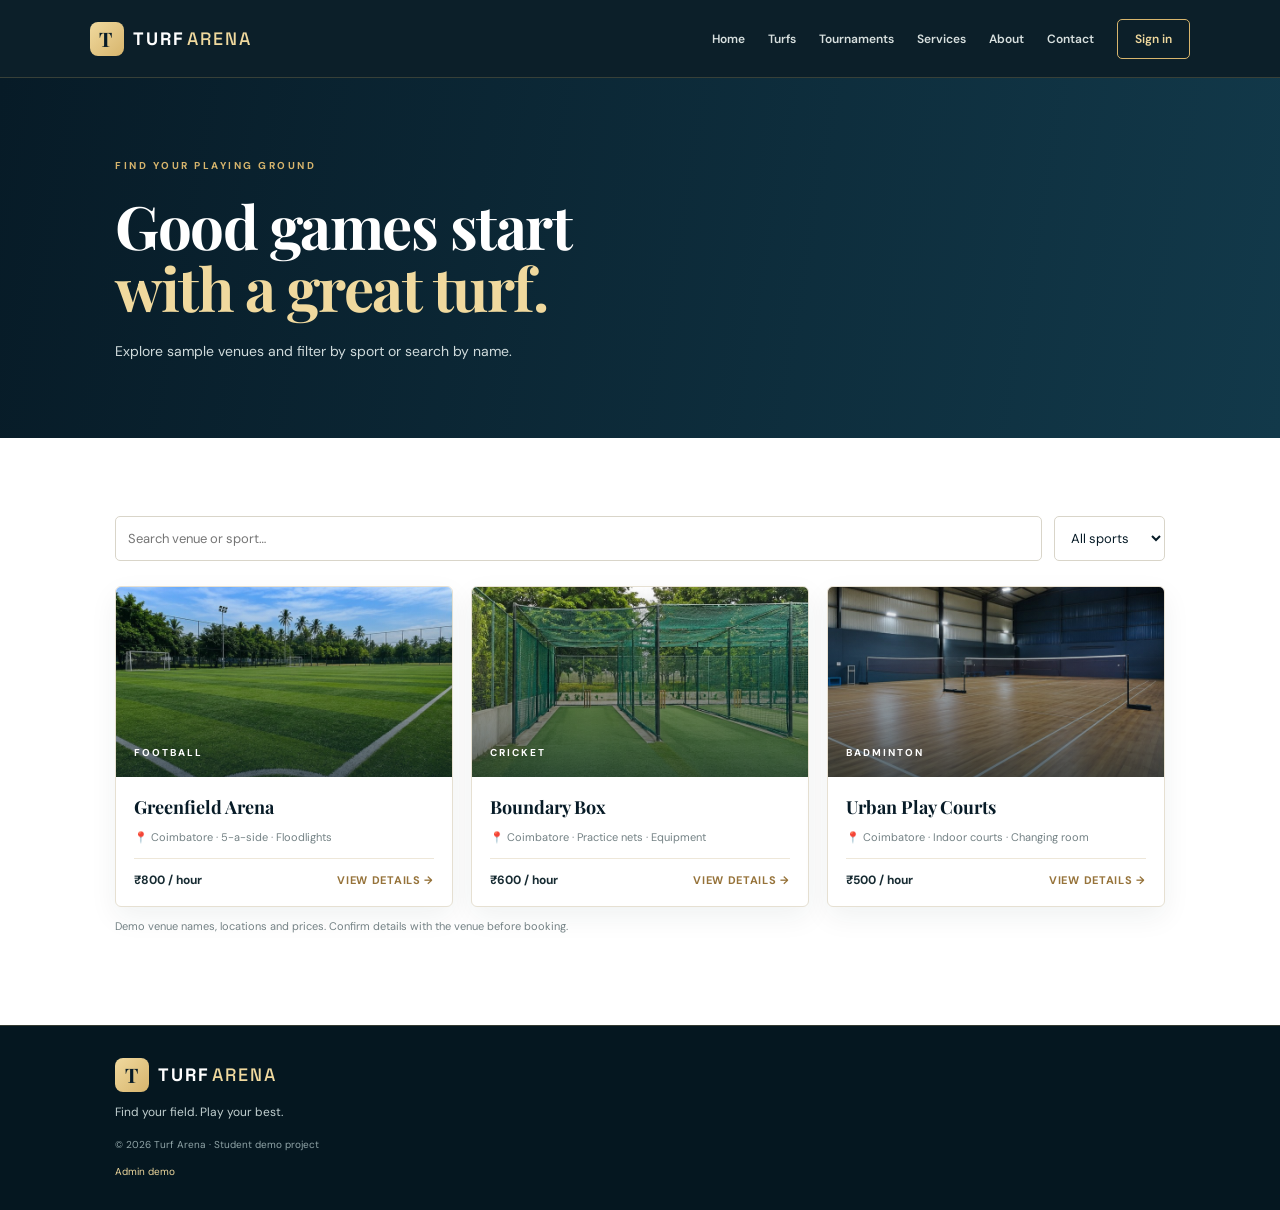
<file: turfs.html>
<!doctype html><html lang="en"><head><meta charset="utf-8"><meta name="viewport" content="width=device-width,initial-scale=1"><meta name="theme-color" content="#14281f"><title>Turfs | Turf Arena</title><link rel="stylesheet" href="css/style.css"></head><body><header class="topbar"><a class="logo" href="index.html"><span class="logo-mark">T</span>TURF<span class="logo-light">ARENA</span></a><button class="hamb" aria-label="Menu">☰</button><nav><a href="index.html">Home</a><a href="turfs.html">Turfs</a><a href="tournaments.html">Tournaments</a><a href="services.html">Services</a><a href="about.html">About</a><a href="contact.html">Contact</a><a class="nav-login" href="auth.html">Sign in</a></nav></header><main><section class="page-hero"><span class="eyebrow">FIND YOUR PLAYING GROUND</span><h1>Good games start<br><em>with a great turf.</em></h1><p>Explore sample venues and filter by sport or search by name.</p></section><section class="section"><div class="filters"><input id="searchTurfs" placeholder="Search venue or sport…"><select id="filterSport"><option value="all">All sports</option><option value="football">Football</option><option value="cricket">Cricket</option><option value="badminton">Badminton</option></select></div><div class="cards three" id="allTurfs"></div><p class="muted small">Demo venue names, locations and prices. Confirm details with the venue before booking.</p></section></main><footer><a class="logo" href="index.html"><span class="logo-mark">T</span>TURF<span class="logo-light">ARENA</span></a><p>Find your field. Play your best.</p><small>© 2026 Turf Arena · Student demo project</small><a class="admin-link" href="admin.html">Admin demo</a></footer><script src="js/app.js"></script></body></html>
</file>
<file: css/style.css>
@import url('https://fonts.googleapis.com/css2?family=DM+Sans:wght@400;500;600;700&family=Playfair+Display:wght@600;700;800&family=Space+Grotesk:wght@500;600;700&display=swap');
:root{--ink:#071b27;--navy:#071b27;--navy2:#0c2b3a;--gold:#d7b56d;--gold2:#f0d99e;--cream:#f5f2e9;--muted:#aab6b8;--line:rgba(215,181,109,.22);--white:#fff}*{box-sizing:border-box}html{scroll-behavior:smooth}body{margin:0;font-family:'DM Sans',Arial,sans-serif;color:#172b32;background:#fff}a{text-decoration:none;color:inherit}.topbar{height:78px;padding:0 7%;display:flex;align-items:center;justify-content:space-between;border-bottom:1px solid var(--line);position:sticky;top:0;background:rgba(5,24,35,.97);backdrop-filter:blur(14px);z-index:99;color:#f8f5ed}.logo{font:700 18px 'Space Grotesk';letter-spacing:2px;display:flex;align-items:center;gap:9px;color:#fff}.logo-mark{display:grid;place-items:center;width:34px;height:34px;border-radius:8px;background:linear-gradient(135deg,var(--gold2),var(--gold));color:#071b27;font:700 20px 'Playfair Display'}.logo-light{font-weight:500;color:var(--gold2);margin-left:-7px}.topbar nav{display:flex;gap:23px;align-items:center;font-size:12px;font-weight:600;color:#d8e0df}.topbar nav a:hover{color:var(--gold2)}.nav-login{background:transparent;border:1px solid var(--gold);color:var(--gold2)!important;padding:11px 17px;border-radius:5px}.hamb{display:none;background:none;border:0;color:var(--gold2);font-size:25px}.hero{background:linear-gradient(90deg,rgba(4,20,30,.96),rgba(4,20,30,.72) 54%,rgba(4,20,30,.35)),url('../images/night-turf.jpg') center/cover; color:white;padding:80px 9%;min-height:640px;display:grid;grid-template-columns:1.05fr .95fr;gap:35px;align-items:center;position:relative}.eyebrow{font-size:10px;letter-spacing:2.5px;font-weight:700;color:var(--gold);text-transform:uppercase}.hero h1,.page-hero h1,.confirm h1{font:700 clamp(43px,6vw,72px)/1.04 'Playfair Display';letter-spacing:-1.5px;margin:20px 0;color:#fff}.hero h1 em,.page-hero h1 em,.confirm h1 em{font-style:normal;color:var(--gold2)}.hero-copy>p,.page-hero p,.hero p{max-width:490px;color:#d4dddc;line-height:1.8;font-size:14px}.actions{display:flex;gap:12px;margin:27px 0 40px;flex-wrap:wrap}.btn{display:inline-flex;align-items:center;justify-content:center;background:linear-gradient(135deg,var(--gold2),var(--gold));color:#0a202b;border:0;border-radius:5px;padding:14px 20px;font:700 11px 'DM Sans';letter-spacing:1px;text-transform:uppercase;cursor:pointer}.btn:hover{filter:brightness(1.08);transform:translateY(-1px)}.btn.ghost{background:transparent;color:var(--gold2);border:1px solid rgba(240,217,158,.65)}.btn.light{background:var(--gold2);color:var(--navy)}.stats{display:flex;gap:32px}.stats div{display:grid;gap:4px}.stats b{font:700 23px 'Playfair Display';color:var(--gold2)}.stats small{font-size:10px;color:#c3cece;letter-spacing:.5px}.hero-visual{min-height:350px;display:grid;place-items:center;position:relative}.field{width:min(100%,430px);height:285px;background:linear-gradient(135deg,rgba(28,112,68,.9),rgba(6,58,43,.94)),url('../images/football.jpg') center/cover;border:1px solid rgba(240,217,158,.55);border-radius:5px;box-shadow:0 25px 70px #0008;position:relative;overflow:hidden;transform:rotate(-3deg)}.field:before{content:"";position:absolute;left:50%;height:100%;border-left:1px solid #ffffff90}.half{position:absolute;inset:0 50%;border-left:1px solid #ffffff90;border-right:1px solid #ffffff90}.circle{position:absolute;width:90px;height:90px;border:1px solid #ffffff90;border-radius:50%;left:calc(50% - 45px);top:calc(50% - 45px)}.ball{position:absolute;left:47%;top:42%;font-size:38px}.float-note{position:absolute;bottom:5px;left:0;background:#f4e6c6;color:#102a35;padding:14px 18px;border-radius:3px;box-shadow:0 10px 30px #0004;font-size:11px;font-weight:700;letter-spacing:.5px}.section{padding:78px 9%}.pale{background:var(--cream)}.section-head{display:flex;align-items:end;justify-content:space-between;margin-bottom:32px}.section h2,.split h2{font:700 clamp(29px,4vw,43px)/1.1 'Playfair Display';letter-spacing:-.5px;margin:13px 0;color:var(--navy)}.link{font-size:11px;font-weight:700;color:#96733a;letter-spacing:.7px;text-transform:uppercase}.cards{display:grid;gap:18px}.three{grid-template-columns:repeat(3,1fr)}.two{grid-template-columns:repeat(2,1fr)}.card,.event,.metric{border:1px solid #e6e0d2;border-radius:6px;padding:25px;background:#fff;box-shadow:0 8px 25px #102a3508}.emoji{font-size:26px;background:#f6f0e2;color:#8a6b36;width:50px;height:50px;display:grid;place-items:center;border-radius:5px}.card h3,.event h3{font:700 18px 'Playfair Display';margin:17px 0 8px;color:var(--navy)}.card p,.event p,.split p{font-size:13px;line-height:1.7;color:#68787a}.turf-card{border:1px solid #e6e0d2;border-radius:6px;overflow:hidden;background:white;box-shadow:0 10px 28px #102a3510}.turf-art{height:190px;display:flex;align-items:end;padding:18px;color:white;font-size:10px;font-weight:700;letter-spacing:2px;background:linear-gradient(0deg,#061b26aa,transparent),url('../images/football.jpg') center/cover}.turf-art.cricket{background:linear-gradient(0deg,#061b26aa,transparent),url('../images/cricket.jpg') center/cover}.turf-art.multi{background:linear-gradient(0deg,#061b26aa,transparent),url('../images/badminton.jpg') center/cover}.turf-info{padding:18px}.turf-info h3{font:700 18px 'Playfair Display';margin:0 0 6px;color:var(--navy)}.turf-info p{font-size:11px;color:#738184}.turf-bottom{display:flex;justify-content:space-between;align-items:center;border-top:1px solid #eee7d9;padding-top:13px;margin-top:14px;font-size:12px}.banner{margin:0 9% 70px;background:linear-gradient(110deg,#071b27,#12394a);color:#fff;border:1px solid var(--line);border-radius:6px;padding:38px 42px;display:flex;align-items:center;justify-content:space-between;gap:20px}.banner .eyebrow{color:var(--gold2)}.banner h2{font:700 32px 'Playfair Display';margin:10px 0;color:#fff}.banner p{font-size:12px;color:#c3d0d0}.page-hero{padding:75px 9% 60px;background:linear-gradient(100deg,#071b27,#12394a);color:white}.page-hero h1{font-size:clamp(40px,5vw,60px)}.page-hero p{color:#d0dbdc}.page-hero.compact{padding-bottom:38px}.split{display:grid;grid-template-columns:1fr 1fr;gap:50px;align-items:center}.info-panel{background:#f5f0e4;padding:40px;border-radius:6px}.info-panel .emoji{font-size:42px;background:transparent}.info-panel h3{font:700 24px 'Playfair Display'}.venue-art{min-height:320px;border-radius:5px;display:flex;align-items:end;padding:25px;color:#fff;font-size:12px;letter-spacing:2px;font-weight:700;background:linear-gradient(0deg,#061b26aa,transparent),url('../images/football.jpg') center/cover}.art-green{background:linear-gradient(0deg,#061b26aa,transparent),url('../images/football.jpg') center/cover}.checks{padding:0;list-style:none;line-height:2.3;color:#516257;font-size:13px}.filters{display:flex;gap:12px;margin-bottom:25px}.filters input,.filters select,input,select,textarea{font:13px 'DM Sans';padding:12px;border:1px solid #d9d5c9;border-radius:5px;background:white;color:var(--navy)}.filters input{flex:1}.form-wrap{max-width:760px;margin:auto}.form-card{background:#fff;border:1px solid #e8e1d3;border-radius:6px;padding:28px;box-shadow:0 12px 35px #14281f0b}.form-card h2{font:700 24px 'Playfair Display';margin:0 0 22px;color:var(--navy)}.form-card label{display:grid;gap:7px;font-size:12px;font-weight:700;color:#46564b;margin-bottom:15px}.form-grid{display:grid;grid-template-columns:1fr 1fr;gap:0 16px}.form-card input:not([type=radio]),.form-card select,.form-card textarea{width:100%}.form-card button{margin-top:12px}.muted{color:#738184}.small{font-size:11px;line-height:1.6}.notice{background:#f7f1e5;padding:13px;border-radius:5px;color:#665637;font-size:12px}.summary{background:var(--cream);padding:17px;border-radius:5px;margin-bottom:20px;font-size:13px;line-height:2}.confirm{text-align:center;max-width:750px;margin:auto;padding-top:100px;padding-bottom:120px}.confirm h1{color:var(--navy)}.confirm p{color:#6d7c7f;line-height:1.7}.success{width:65px;height:65px;margin:0 auto 20px;border-radius:50%;display:grid;place-items:center;background:#f6efdF;color:#98743b;font-size:32px}.metric{display:grid;gap:8px}.metric small{color:#738184}.metric b{font:700 28px 'Playfair Display';color:var(--navy)}.tag{font-size:10px;letter-spacing:1.5px;color:#98743b;font-weight:700}.admin-link{display:block;margin-top:12px;color:var(--gold2);font-size:10px}footer{background:#051720;color:white;padding:32px 9%;border-top:1px solid var(--line)}footer p{font-size:12px;color:#c2d0d0}footer small{font-size:10px;color:#91a5a8}
@media(max-width:800px){.topbar{padding:0 5%;height:68px}.hamb{display:block}.topbar nav{display:none;position:absolute;top:68px;left:0;right:0;background:#071b27;padding:20px 7%;flex-direction:column;align-items:stretch;border-bottom:1px solid var(--line)}.topbar nav.open{display:flex}.nav-login{text-align:center}.hero{grid-template-columns:1fr;padding:58px 7%;min-height:unset}.hero-visual{min-height:285px}.section,.page-hero{padding:55px 7%}.three{grid-template-columns:1fr 1fr}.split{gap:28px}.banner{margin:0 7% 55px;padding:28px;flex-direction:column;align-items:flex-start}footer{padding:30px 7%}}
@media(max-width:560px){.hero h1{font-size:47px}.three,.two,.split,.form-grid{grid-template-columns:1fr}.section-head{align-items:flex-start;flex-direction:column;gap:12px}.stats{gap:20px}.field{height:215px}.hero-visual{min-height:245px}.filters{flex-direction:column}.form-card{padding:21px}.banner h2{font-size:27px}}
</file>
